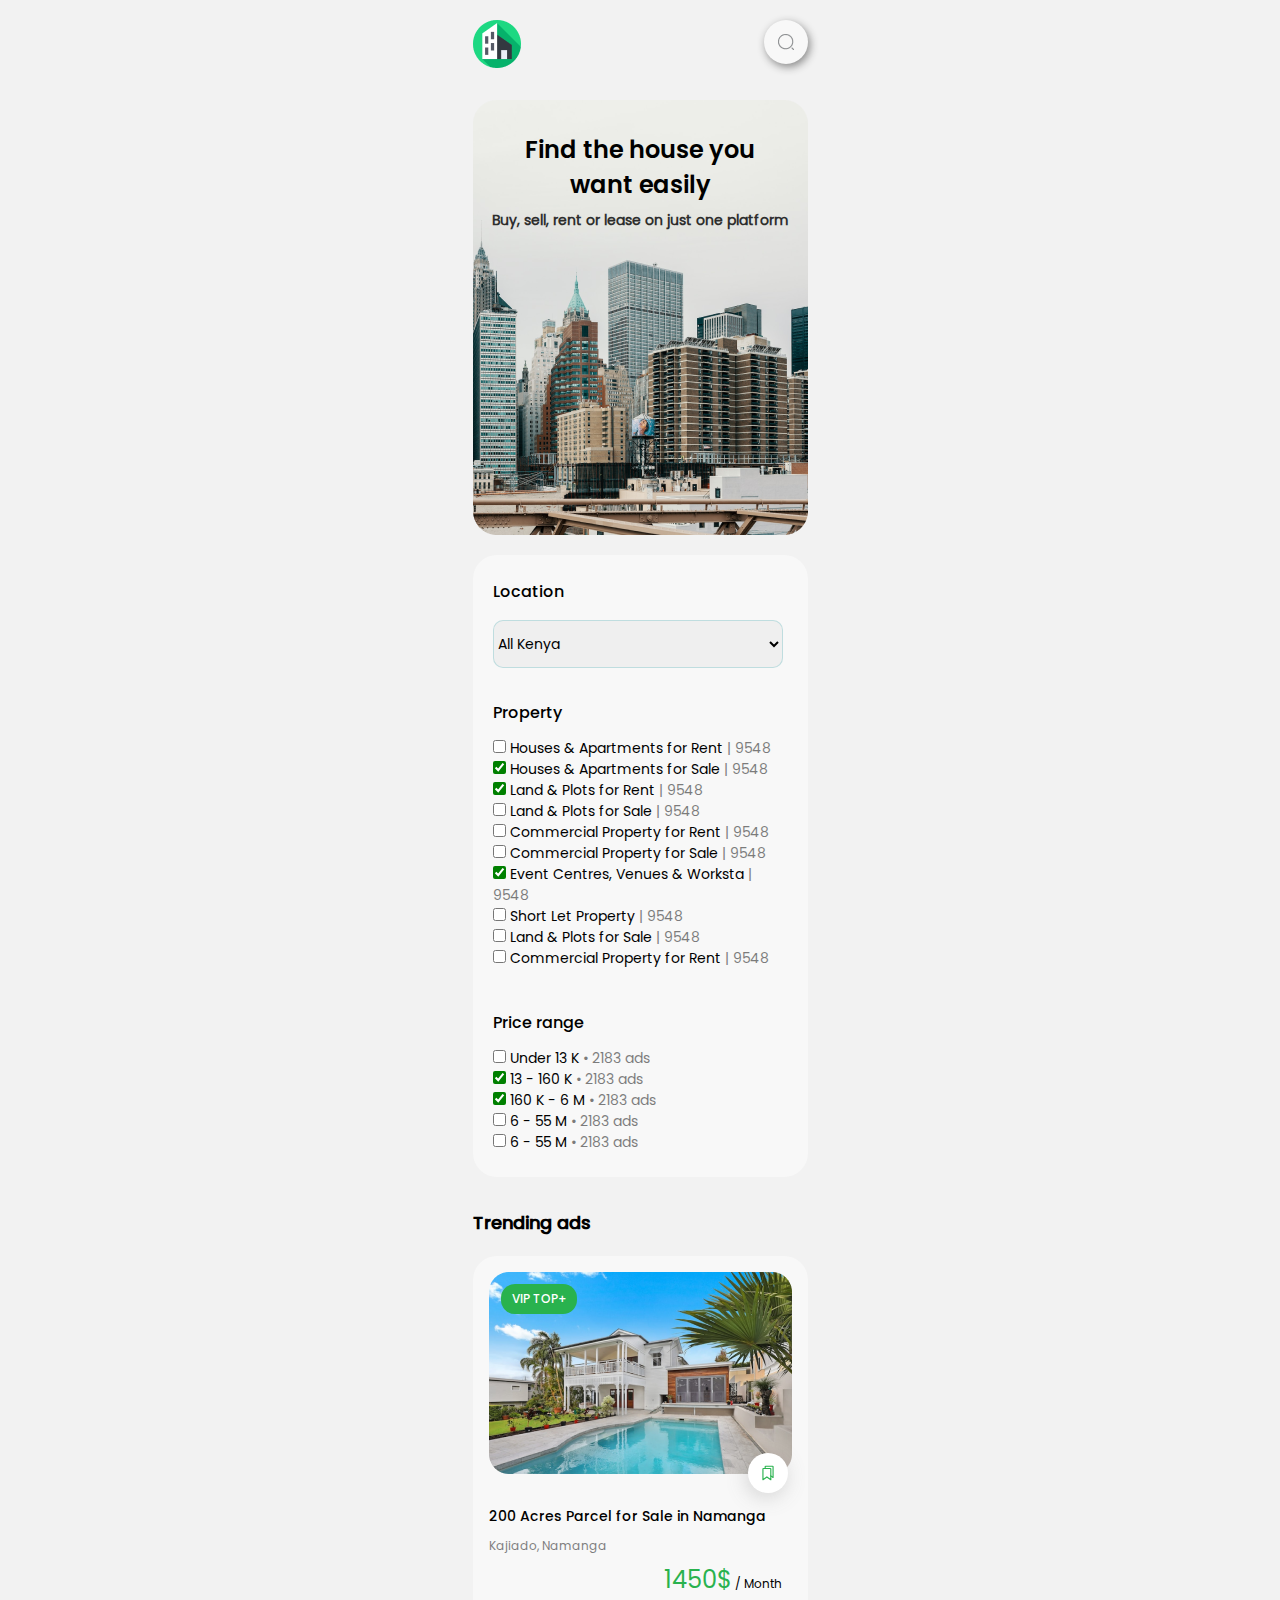
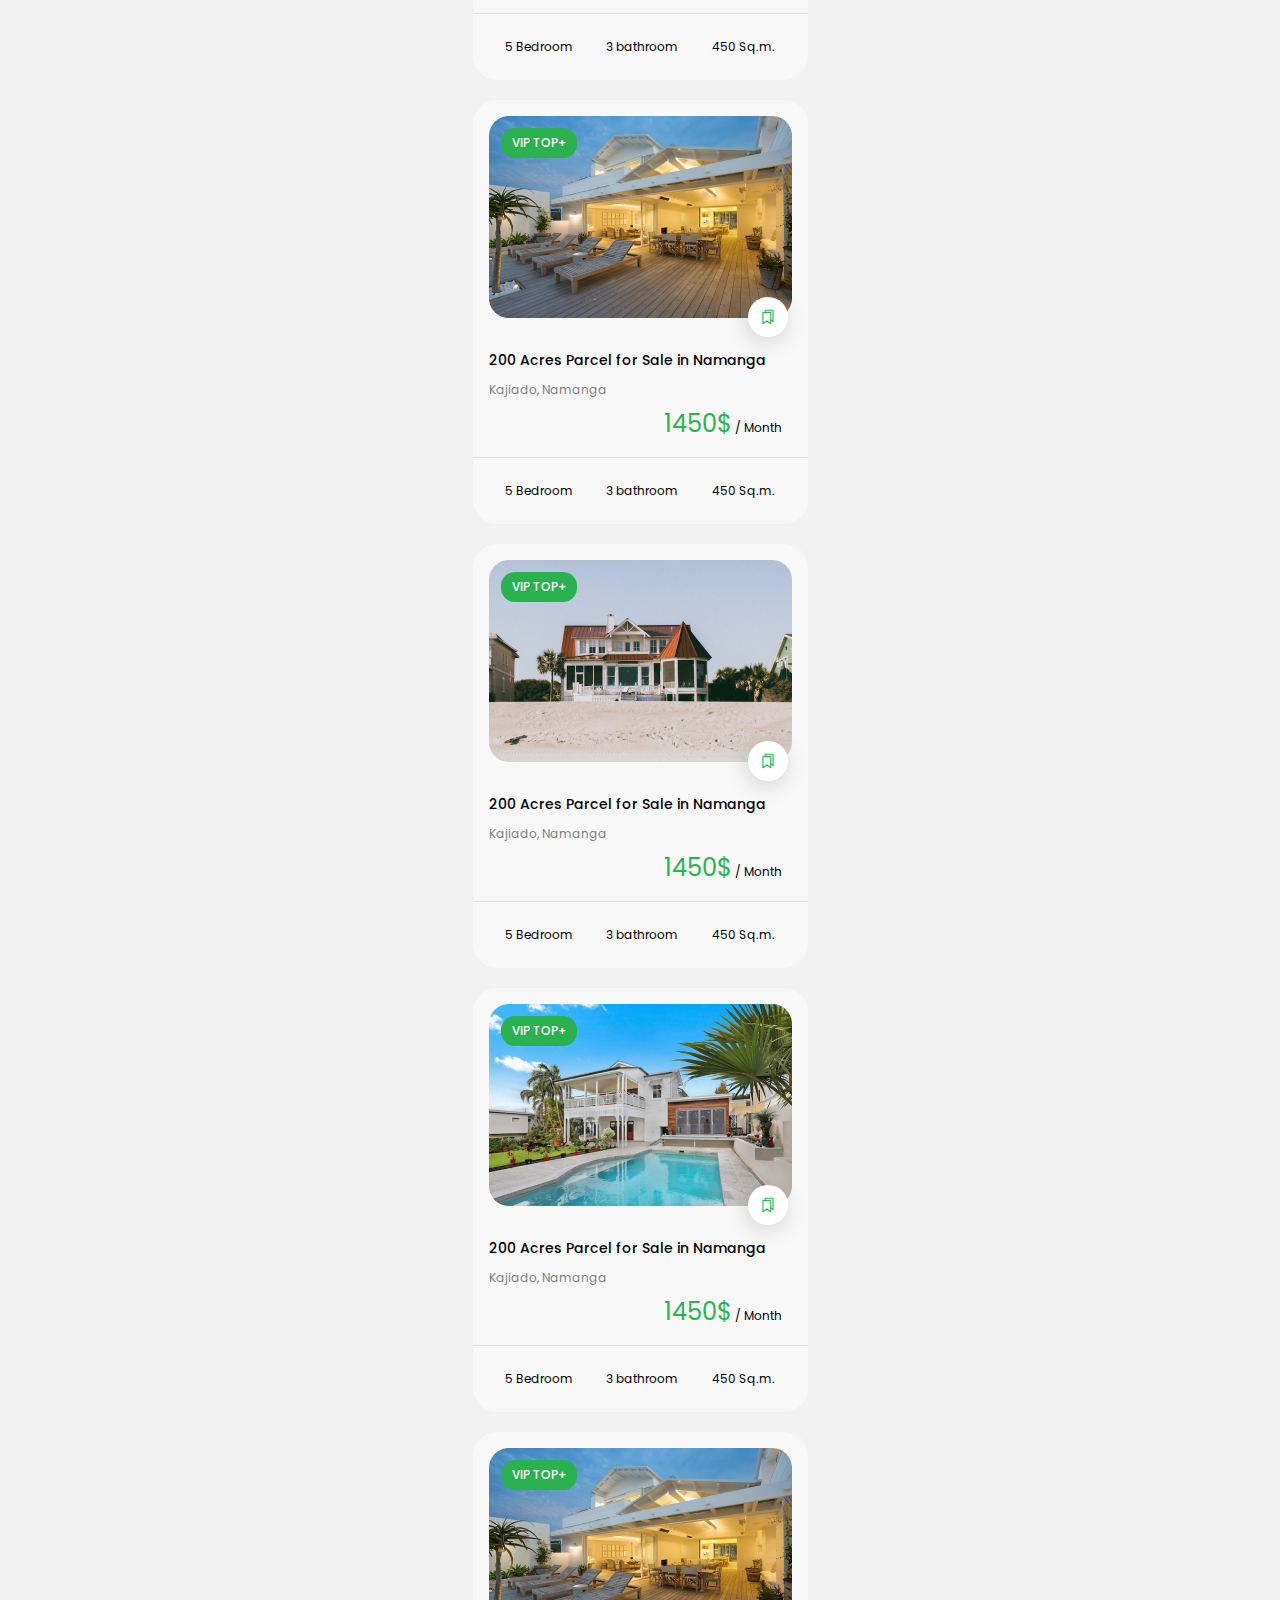
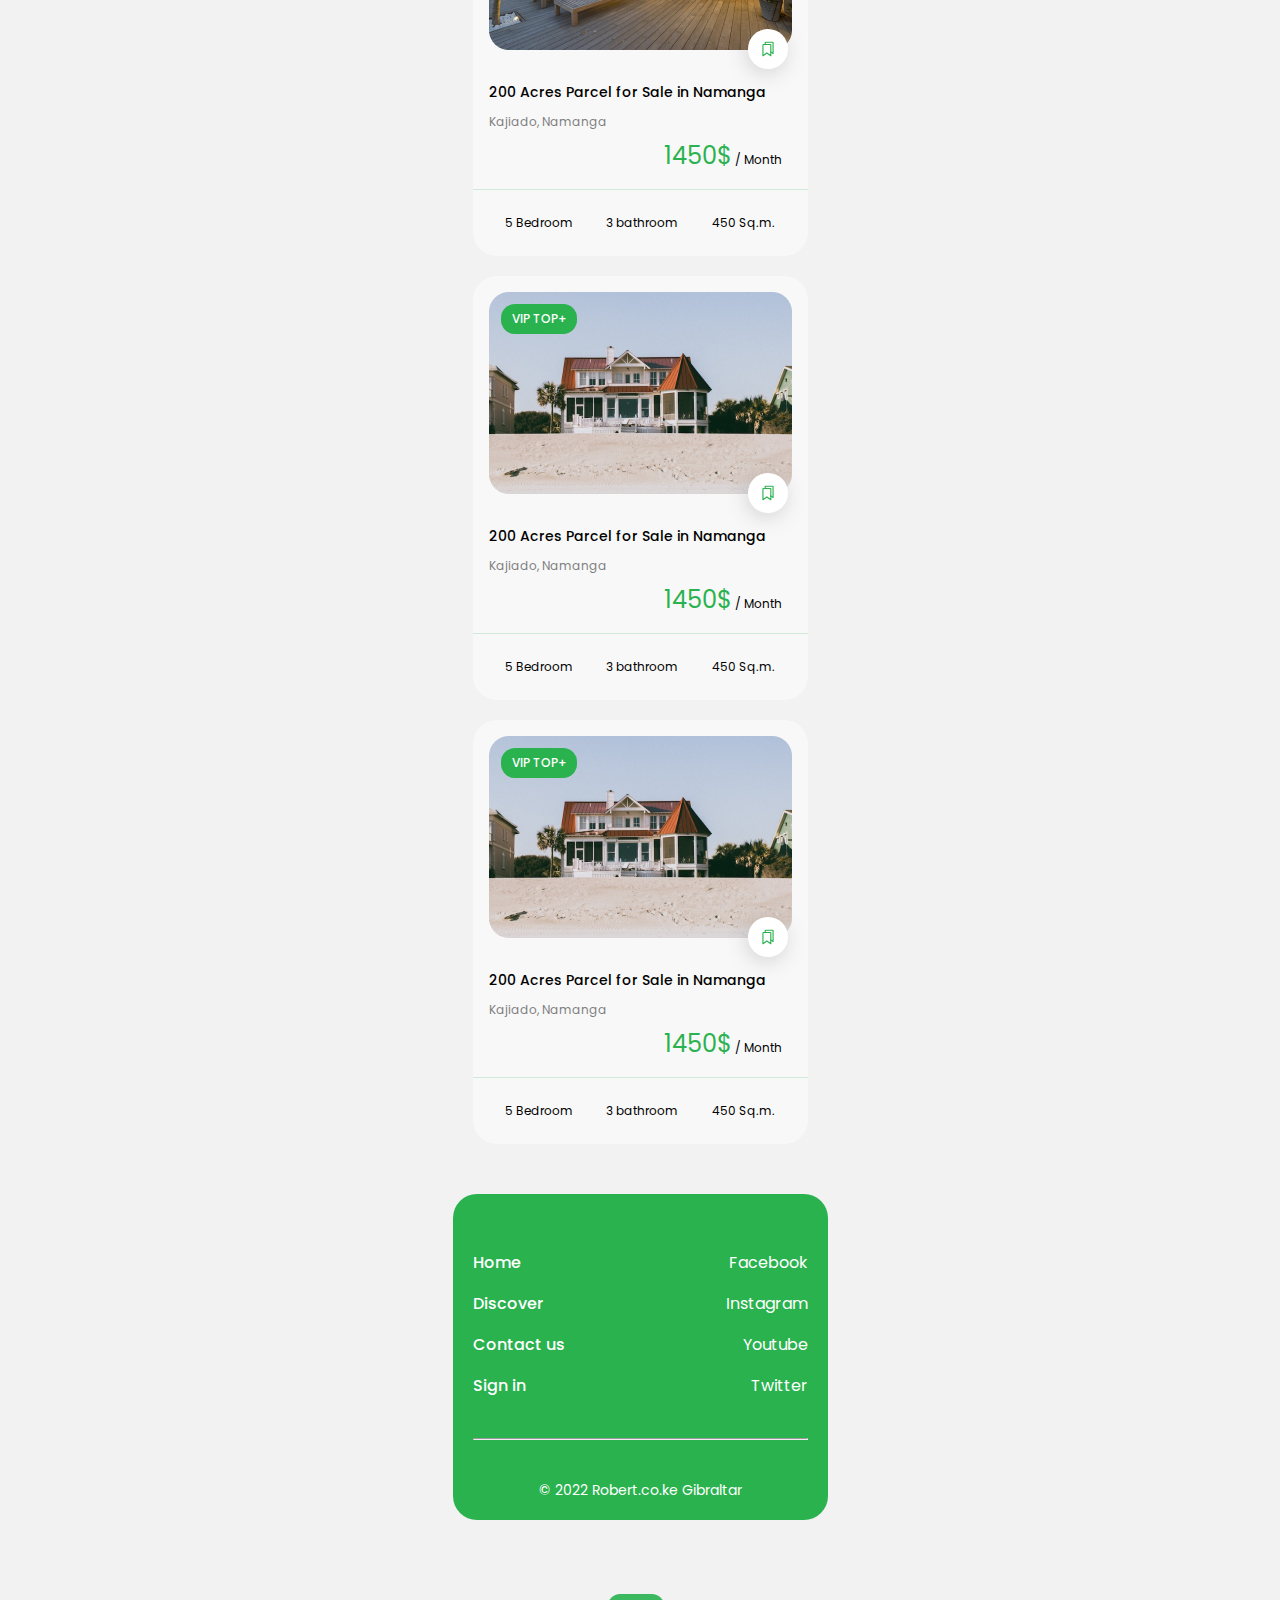
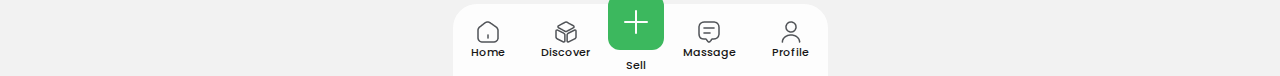
<file: index.html>
<!DOCTYPE html>
<html lang="en">
  <head>
    <meta charset="UTF-8" />
    <meta name="viewport" content="width=device-width, initial-scale=1.0" />
    <link rel="shortcut icon" href="img/task_icon.png" type="image/x-icon" />
    <link rel="stylesheet" href="css/style.css" />
    <title>Find The House</title>
  </head>
  <body>
    <!--mobile first-->
    <div class="container1">
      <div class="top">
        <div class="logo">
          <a href="#"> <img src="img/task_icon.png" alt="logo" /></a>
        </div>

        <div class="search">
          <img src="img/search-normal.png" alt="search" />
        </div>
      </div>

      <div class="main-image">
        <h1>Find the house you want easily</h1>
        <span><h2>Buy, sell, rent or lease on just one platform</h2></span>
      </div>

      <div class="check-box">
        <p class="location">Location</p>
        <label for="location"></label>
        <select id="location" name="location">
          <option value="All Kenya">All Kenya</option>
          <option value="option2">option2</option>
          <option value="option3">option3</option>
        </select>
        <!--Property-->
        <p class="property">Property</p>
        <!--1-->
        <input type="checkbox" id="property1" name="property1" />
        <label for="property1"
          >Houses & Apartments for Rent
          <span class="amount">| 9548</span></label
        ><br />
        <!--2-->
        <input type="checkbox" id="property2" name="property2" checked />
        <label for="property2"
          >Houses & Apartments for Sale
          <span class="amount">| 9548</span></label
        ><br />
        <!--3-->
        <input type="checkbox" id="property3" name="property3" checked />
        <label for="property3"
          >Land & Plots for Rent <span class="amount">| 9548</span></label
        ><br />
        <!--4-->
        <input type="checkbox" id="property4" name="property4" />
        <label for="property4"
          >Land & Plots for Sale <span class="amount">| 9548</span></label
        ><br />
        <!--5-->
        <input type="checkbox" id="property5" name="property5" />
        <label for="property5"
          >Commercial Property for Rent
          <span class="amount">| 9548</span></label
        ><br />
        <!--6-->
        <input type="checkbox" id="property6" name="property6" />
        <label for="property6"
          >Commercial Property for Sale
          <span class="amount">| 9548</span></label
        ><br />
        <!--7-->
        <input type="checkbox" id="property7" name="property7" checked />
        <label for="property7"
          >Event Centres, Venues & Worksta
          <span class="amount">| 9548</span></label
        ><br />
        <!--8-->
        <input type="checkbox" id="property8" name="property8" />
        <label for="property8"
          >Short Let Property <span class="amount">| 9548</span></label
        ><br />
        <!--9-->
        <input type="checkbox" id="property9" name="property9" />
        <label for="property9"
          >Land & Plots for Sale <span class="amount">| 9548</span></label
        ><br />
        <!--10-->
        <input type="checkbox" id="property10" name="property10" />
        <label for="property10"
          >Commercial Property for Rent
          <span class="amount">| 9548</span></label
        >
        <!--PRICE RANGE-->
        <p class="price-range">Price range</p>
        <!--1-->
        <input type="checkbox" id="price-range1" name="price-range1" />
        <label for="price-range1"
          >Under 13 K <span class="ads">• 2183 ads</span></label
        ><br />
        <!--2-->
        <input type="checkbox" id="price-range2" name="price-range2" checked />
        <label for="price-range2"
          >13 - 160 K <span class="ads">• 2183 ads</span></label
        ><br />
        <!--3-->
        <input type="checkbox" id="price-range3" name="price-range3" checked />
        <label for="price-range3"
          >160 K - 6 M <span class="ads">• 2183 ads</span></label
        ><br />
        <!--4-->
        <input type="checkbox" id="price-range4" name="price-range4" />
        <label for="price-range4"
          >6 - 55 M <span class="ads">• 2183 ads</span></label
        ><br />
        <!--5-->
        <input type="checkbox" id="price-range5" name="price-range5" />
        <label for="price-range5"
          >6 - 55 M <span class="ads">• 2183 ads</span></label
        >
      </div>

      <h3>Trending ads</h3>
      <!--card 1-->
      <a href="page2mob.html">
        <div class="house-card-1">
          <div class="img-container">
            <img class="house1-img" src="img/house1.png" alt="house1" />
            <p class="vip">VIP TOP+</p>
            <div class="mark">
              <img src="img/Frame.svg" alt="frame" />
            </div>
          </div>
          <p class="acres">200 Acres Parcel for Sale in Namanga</p>
          <p class="place">Kajiado, Namanga</p>
          <p class="price-month"><span class="price">1450$</span> / Month</p>
          <hr class="old-line"/>
          <div class="house-card-bottom-1">
            <p>5 Bedroom</p>
            <p>3 bathroom</p>
            <p>450 Sq.m.</p>
          </div>
        </div>
      </a>
      <!--card 2-->
      <a href="page2mob.html">
        <div class="house-card-1">
          <div class="img-container">
            <img class="house2-img" src="img/house2.png" alt="house2" />
            <p class="vip">VIP TOP+</p>
            <div class="mark">
              <img src="img/Frame.svg" alt="frame" />
            </div>
          </div>
          <p class="acres">200 Acres Parcel for Sale in Namanga</p>
          <p class="place">Kajiado, Namanga</p>
          <p class="price-month"><span class="price">1450$</span> / Month</p>
          <hr class="old-line"/>
          <div class="house-card-bottom-1">
            <p>5 Bedroom</p>
            <p>3 bathroom</p>
            <p>450 Sq.m.</p>
          </div>
        </div>
      </a>
      <!--card 3-->
      <a href="page2mob.html">
        <div class="house-card-1">
          <div class="img-container">
            <img class="house1-img" src="img/house3.png" alt="house3" />
            <p class="vip">VIP TOP+</p>
            <div class="mark">
              <img src="img/Frame.svg" alt="frame" />
            </div>
          </div>
          <p class="acres">200 Acres Parcel for Sale in Namanga</p>
          <p class="place">Kajiado, Namanga</p>
          <p class="price-month"><span class="price">1450$</span> / Month</p>
          <hr class="old-line"/>
          <div class="house-card-bottom-1">
            <p>5 Bedroom</p>
            <p>3 bathroom</p>
            <p>450 Sq.m.</p>
          </div>
        </div>
      </a>
      <!--card 4-->
      <a href="page2mob.html">
        <div class="house-card-1">
          <div class="img-container">
            <img class="house1-img" src="img/house1.png" alt="house1" />
            <p class="vip">VIP TOP+</p>
            <div class="mark">
              <img src="img/Frame.svg" alt="frame" />
            </div>
          </div>
          <p class="acres">200 Acres Parcel for Sale in Namanga</p>
          <p class="place">Kajiado, Namanga</p>
          <p class="price-month"><span class="price">1450$</span> / Month</p>
          <hr class="old-line"/>
          <div class="house-card-bottom-1">
            <p>5 Bedroom</p>
            <p>3 bathroom</p>
            <p>450 Sq.m.</p>
          </div>
        </div>
      </a>
      <!--card 5-->
      <a href="page2mob.html">
        <div class="house-card-1">
          <div class="img-container">
            <img class="house1-img" src="img/house2.png" alt="house2" />
            <p class="vip">VIP TOP+</p>
            <div class="mark">
              <img src="img/Frame.svg" alt="frame" />
            </div>
          </div>
          <p class="acres">200 Acres Parcel for Sale in Namanga</p>
          <p class="place">Kajiado, Namanga</p>
          <p class="price-month"><span class="price">1450$</span> / Month</p>
          <hr class="old-line"/>
          <div class="house-card-bottom-1">
            <p>5 Bedroom</p>
            <p>3 bathroom</p>
            <p>450 Sq.m.</p>
          </div>
        </div>
      </a>
      <!--card 6-->
      <a href="page2mob.html">
        <div class="house-card-1">
          <div class="img-container">
            <img class="house1-img" src="img/house3.png" alt="house3" />
            <p class="vip">VIP TOP+</p>
            <div class="mark">
              <img src="img/Frame.svg" alt="frame" />
            </div>
          </div>
          <p class="acres">200 Acres Parcel for Sale in Namanga</p>
          <p class="place">Kajiado, Namanga</p>
          <p class="price-month"><span class="price">1450$</span> / Month</p>
          <hr class="old-line"/>
          <div class="house-card-bottom-1">
            <p>5 Bedroom</p>
            <p>3 bathroom</p>
            <p>450 Sq.m.</p>
          </div>
        </div>
      </a>
      <!--card 7-->
      <a href="page2mob.html">
        <div class="house-card-1">
          <div class="img-container">
            <img class="house1-img" src="img/house3.png" alt="house3" />
            <p class="vip">VIP TOP+</p>
            <div class="mark">
              <img src="img/Frame.svg" alt="frame" />
            </div>
          </div>
          <p class="acres">200 Acres Parcel for Sale in Namanga</p>
          <p class="place">Kajiado, Namanga</p>
          <p class="price-month"><span class="price">1450$</span> / Month</p>
          <hr class="old-line"/>
          <div class="house-card-bottom-1">
            <p>5 Bedroom</p>
            <p>3 bathroom</p>
            <p>450 Sq.m.</p>
          </div>
        </div>
      </a>

      <div class="contact">
        <div class="first">
          <p class="left-side">Home</p>
          <p class="right-side">Facebook</p>
        </div>

        <div class="second">
          <p class="left-side">Discover</p>
          <p class="right-side">Instagram</p>
        </div>

        <div class="third">
          <p class="left-side">Contact us</p>
          <p class="right-side">Youtube</p>
        </div>

        <div class="fourth">
          <p class="left-side">Sign in</p>
          <p class="right-side">Twitter</p>
        </div>
        <hr class="contact-hr" />
        <p class="copyright">© 2022 Robert.co.ke Gibraltar</p>
      </div>

      <footer>
        <div class="button1">
          <img src="img/home-2.png" alt="home2" />
          <p>Home</p>
        </div>

        <div class="button2">
          <img src="img/3dcube.png" alt="3dcube" />
          <p>Discover</p>
        </div>

        <div class="button3">
          <div class="plus-frame">
            <img src="img/Frame2.svg" alt="plus-frame" />
          </div>
          <br />
          <br />
          <br />
          <p>Sell</p>
        </div>

        <div class="button4">
          <img src="img/message-text.png" alt="massage" />
          <p>Massage</p>
        </div>

        <div class="button5">
          <img src="img/user.png" alt="user" />
          <p>Profile</p>
        </div>
      </footer>
    </div>
  </body>
</html>
</file>
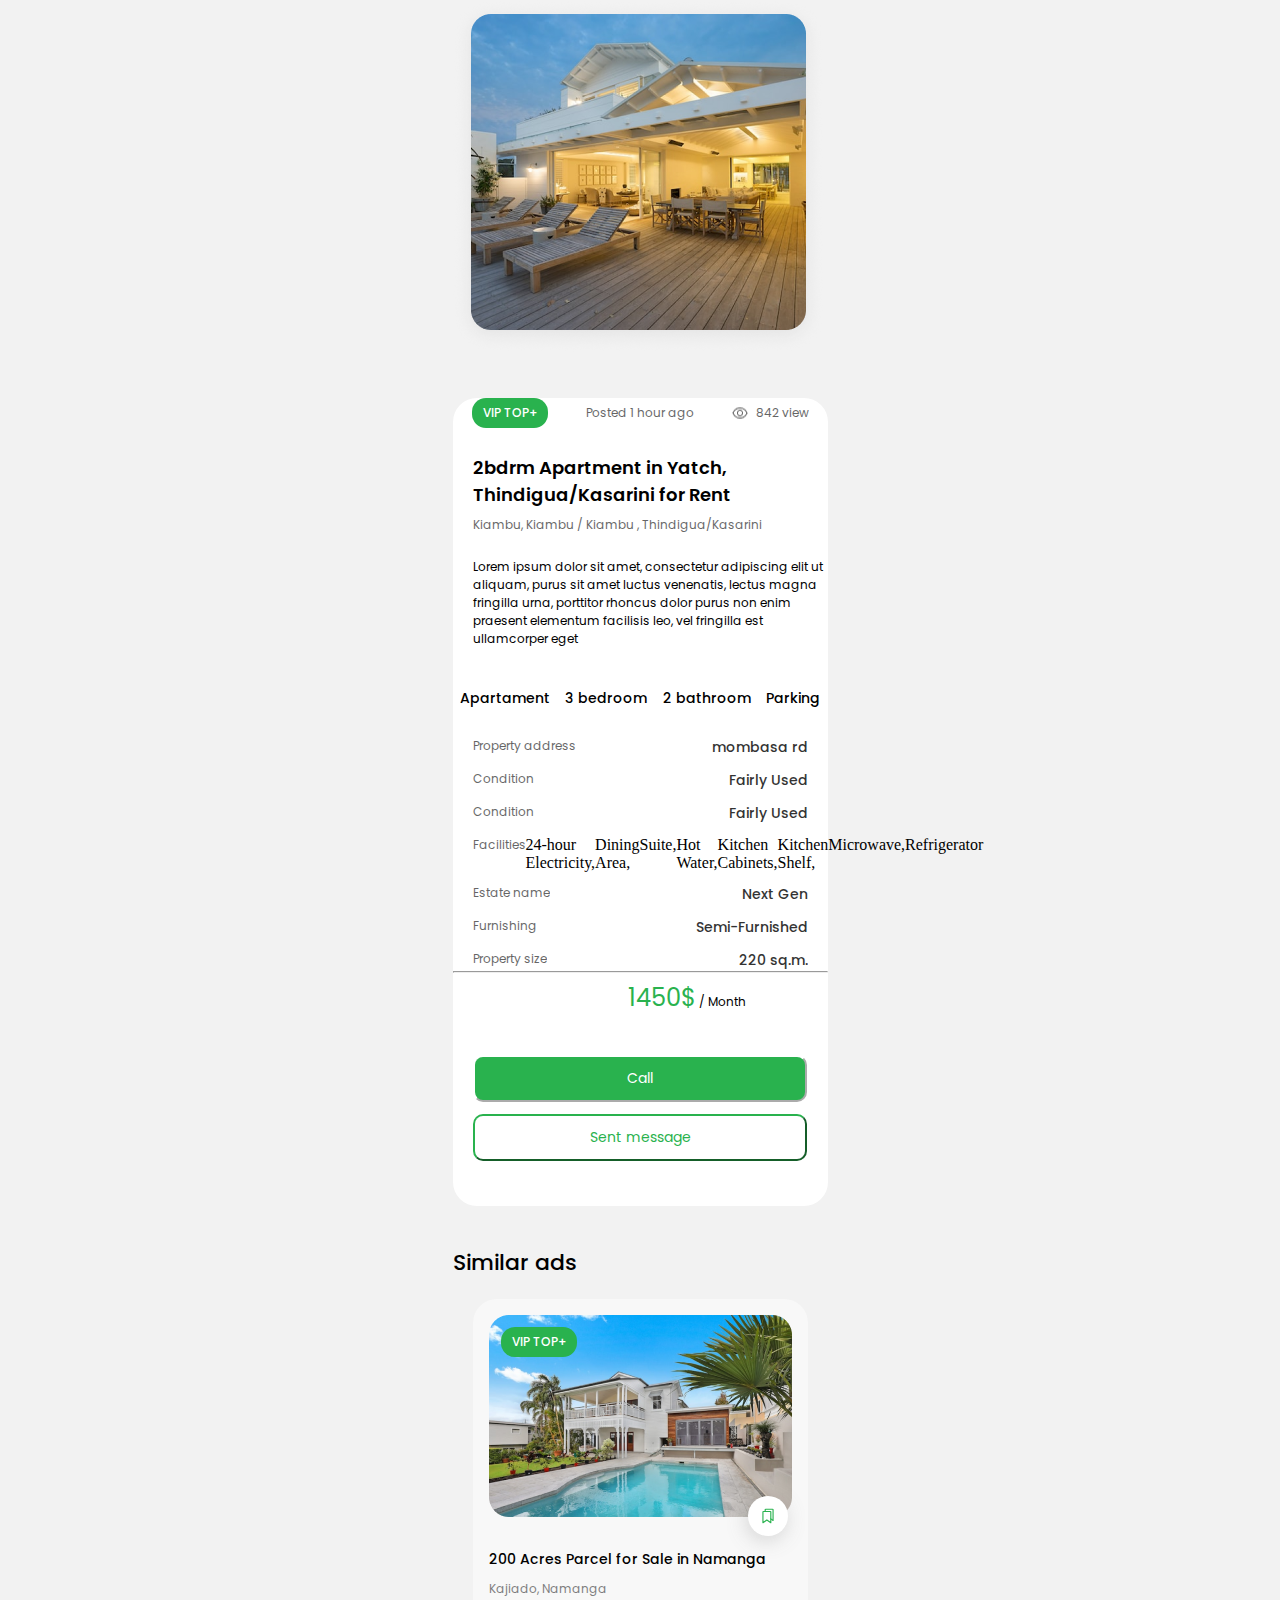
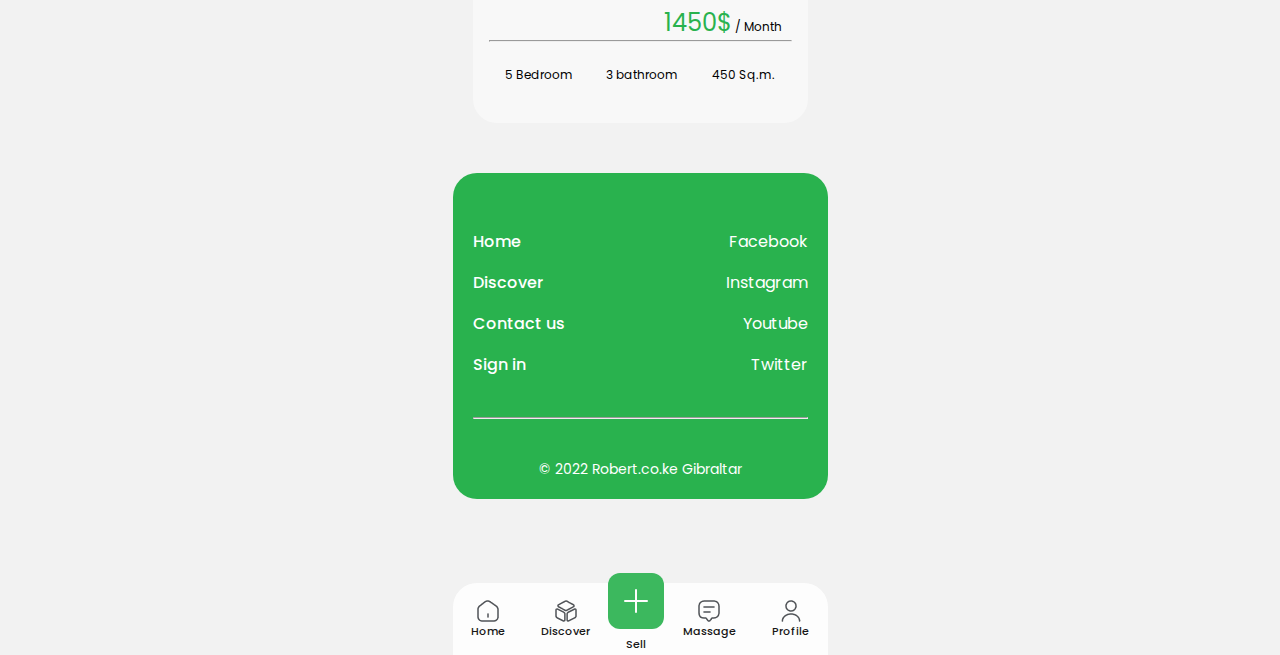
<file: page2mob.html>
<!DOCTYPE html>
<html lang="en">
  <head>
    <meta charset="UTF-8" />
    <meta name="viewport" content="width=device-width, initial-scale=1.0" />
    <link rel="shortcut icon" href="img/task_icon.png" type="image/x-icon" />
    <link rel="stylesheet" href="css/style.css" />
    <title>Find The House</title>
  </head>
  <body>
    <div class="container2">
      <!-- <a href="index.html"><p class="go-back">Go Back</p></a> -->
      <img src="img/page-2-img.png" alt="house2" />

      <div class="info">
        <div class="top2">
          <p class="vip2">VIP TOP+</p>
          <p class="posted">Posted 1 hour ago</p>
          <div class="view">
          <img src="img/eye.png" alt="eye">
          <p class="posted">842 view</p>
        </div>
        </div>
        <p class="text-top">
          2bdrm Apartment in Yatch, Thindigua/Kasarini for Rent
        </p>
        <p class="text-middle">Kiambu, Kiambu / Kiambu , Thindigua/Kasarini</p>
        <p class="text-bottom">
          Lorem ipsum dolor sit amet, consectetur adipiscing elit ut aliquam,
          purus sit amet luctus venenatis, lectus magna fringilla urna,
          porttitor rhoncus dolor purus non enim praesent elementum facilisis
          leo, vel fringilla est ullamcorper eget
        </p>
        
        <div class="list">
          <p>Apartament</p>
          <p>3 bedroom</p>
          <p>2 bathroom</p>
          <p>Parking</p>
        </div>
        <div class="info-detail">
          <div class="line1">
            <p class="one">Property address</p>
            <p class="two">mombasa rd</p>
          </div>
          <div class="line2">
            <p class="one">Condition</p>
            <p class="two">Fairly Used</p>
          </div>
          <div class="line3">
            <p class="one">Condition</p>
            <p class="two">Fairly Used</p>
          </div>
          <div class="line4">
            <p class="one">Facilities</p>
            <p class="two1">
              <p>24-hour Electricity,</p>
              <p>Dining Area,</p>
              <p> Suite,</p>
              <p> Hot Water,</p>
              <p>Kitchen Cabinets,</p> 
              <p>Kitchen Shelf,</p>
              <p>Microwave,</p>
              <p>Refrigerator</p>
            </p>
          </div>
          <div class="line5">
            <p class="one">Estate name</p>
            <p class="two">Next Gen</p>
          </div>
          <div class="line6">
            <p class="one">Furnishing</p>
            <p class="two">Semi-Furnished</p>
          </div>
          <div class="line7">
            <p class="one">Property size</p>
            <p class="two">220 sq.m.</p>
          </div>
          <hr/>
          <p class="price-month"><span class="price">1450$</span> / Month</p>
          <div class="buttons">
          <button class="call-but">Call</button>
          <button class="send-but">Sent message</button>
        </div>
        </div>
      </div>
      <p class="similar-ads">Similar ads</p>
      <div class="house-card-1b">
        <div class="img-container">
          <img class="house1-img" src="img/house1.png" alt="house1" />
          <p class="vip">VIP TOP+</p>
          <div class="mark">
            <img src="img/Frame.svg" alt="frame" />
          </div>
        </div>
        <p class="acres">200 Acres Parcel for Sale in Namanga</p>
        <p class="place">Kajiado, Namanga</p>
        <p class="price-month"><span class="price">1450$</span> / Month</p>
        <hr />
        <div class="house-card-bottom-1">
          <p>5 Bedroom</p>
          <p>3 bathroom</p>
          <p>450 Sq.m.</p>
        </div>
      </div>

      <div class="contact2">
        <div class="first">
          <p class="left-side">Home</p>
          <p class="right-side">Facebook</p>
        </div>

        <div class="second">
          <p class="left-side">Discover</p>
          <p class="right-side">Instagram</p>
        </div>

        <div class="third">
          <p class="left-side">Contact us</p>
          <p class="right-side">Youtube</p>
        </div>

        <div class="fourth">
          <p class="left-side">Sign in</p>
          <p class="right-side">Twitter</p>
        </div>
        <hr class="contact-hr" />
        <p class="copyright">© 2022 Robert.co.ke Gibraltar</p>
      </div>

      <footer class="footer2">
        <div class="button1">
          <img src="img/home-2.png" alt="home2" />
          <p>Home</p>
        </div>

        <div class="button2">
          <img src="img/3dcube.png" alt="3dcube" />
          <p>Discover</p>
        </div>

        <div class="button3">
          <div class="plus-frame">
            <img src="img/Frame2.svg" alt="plus-frame" />
          </div>
          <br />
          <br />
          <br />
          <p>Sell</p>
        </div>

        <div class="button4">
          <img src="img/message-text.png" alt="massage" />
          <p>Massage</p>
        </div>

        <div class="button5">
          <img src="img/user.png" alt="user" />
          <p>Profile</p>
        </div>
      </footer>
    </div>
  </body>
</html>
</file>
<file: css/style.css>
@font-face {
  font-family: poppins400;
  src: url(../fonts/Poppins-Regular.ttf);
}

@font-face {
  font-family: poppins500;
  src: url(../fonts/Poppins-Medium.ttf);
}

@font-face {
  font-family: poppins600;
  src: url(../fonts/Poppins-SemiBold.ttf);
}

* {
  margin: 0;
  padding: 0;
  box-sizing: border-box;
  /* border: 1px solid red; */
}

body {
  /* display: flex;
  justify-content: center;
  flex-direction: column;
  justify-content: flex-start;
  align-items: center;
  height: 100vh; */
  background-color: #f2f2f2;
  display: flex;
  justify-content: center;
}

.container1 {
  width: 375px;
  padding: 20px 20px 0px 20px;
}

.top {
  display: flex;
  justify-content: space-between;
}
.search {
  width: 44px;
  height: 44px;
  background-color: #f8f8f8;
  border-radius: 24px;
  display: flex;
  justify-content: center;
  align-items: center;
  padding: 10px;
  box-shadow: 2px 3px 8px #888888;
}

.main-image {
  width: 335px;
  height: 435px;
  margin-top: 28px;
  background-image: url(../img/Rectangle400.png);
  padding: 32px 47px;
}

h1 {
  font-size: 24px;
  font-family: poppins600;
  text-align: center;
}

h2 {
  font-size: 14px;
  font-family: poppins400;
  margin: 8px -34px 0px -28px;
  opacity: 80%;
}

#location {
  width: 290px;
  height: 48px;
  border-radius: 10px;
  font-size: 14px;
  font-family: poppins400;
  margin-top: 16px;
  border-color: #0d9ca436;
}

.check-box {
  background-color: #f8f8f8;
  border-radius: 24px;
  margin-top: 20px;
  padding: 24px 20px;
}

label {
  font-size: 14px;
  font-family: poppins400;
}

#property1,
#property2,
#property3,
#property4,
#property5,
#property6,
#property7,
#property8,
#property9,
#property10,
#price-range1,
#price-range2,
#price-range3,
#price-range4,
#price-range5 {
  accent-color: green;
  background-color: #ffffff;
}

.amount,
.ads {
  font-size: 14px;
  font-family: poppins400;
  opacity: 50%;
}

h3 {
  font-size: 18px;
  font-family: poppins500;
  margin-top: 32px;
}

.location,
.property,
.price-range {
  font-size: 16px;
  font-family: poppins500;
}

.property {
  margin-top: 32px;
  margin-bottom: 13px;
}

.price-range {
  margin-top: 41px;
  margin-bottom: 13px;
}

a {
  text-decoration: none;
  color: black;
}

.house-card-1 {
  background-color: #f8f8f8;
  border-radius: 24px;
  width: 335px;
  height: 424px;
  padding: 16px;
  margin-top: 20px;
}

.img-container {
  position: relative;
}

.vip {
  position: absolute;
  top: 12px;
  left: 12px;
  width: 76px;
  height: 30px;
  background-color: #29b24e;
  color: #ffffff;
  font-size: 12px;
  font-family: poppins500;
  border-radius: 14px;
  display: flex;
  justify-content: center;
  align-items: center;
}

.mark {
  position: absolute;
  bottom: -15px;
  right: 4px;
  width: 40px;
  height: 40px;
  background-color: #ffffff;
  border-radius: 24px;
  display: flex;
  justify-content: center;
  align-items: center;
  padding: 11px;
  box-shadow: -2px 4px 20px #6d6d6d40;
}

.acres {
  margin-top: 28px;
  font-size: 14px;
  font-family: poppins500;
}

.place {
  margin-top: 10px;
  font-size: 12px;
  font-family: poppins400;
  opacity: 50%;
}

.price-month {
  margin: 7px 4px 0px 175px;
  font-size: 12px;
  font-family: poppins400;
}

.price {
  font-size: 24px;
  color: #29b24e;
}

.old-line {
  width: 335px;
  border: 0;
  background-color: #cfead6;
  margin-top: 16px;
  margin-left: -16px;
  height: 1px;
}

.house-card-bottom-1 {
  display: flex;
  justify-content: space-around;
  margin-top: 24px;
  font-size: 12px;
  font-family: poppins400;
}

.contact {
  background-color: #29b24e;
  width: 375px;
  height: 326px;
  border-radius: 24px;
  color: #ffffff;
  padding: 40px 20px;
  margin-top: 50px;
  margin-left: -20px;
}

.first,
.second,
.third,
.fourth {
  display: flex;
  justify-content: space-between;
  margin-top: 16px;
}

.left-side {
  font-size: 16px;
  font-family: poppins500;
}

.right-side {
  font-size: 16px;
  font-family: poppins400;
}

.contact-hr {
  margin-top: 40px;
  background-color: #d0d0d0;
  margin-left: 0px;
}

.copyright {
  margin-top: 40px;
  text-align: center;
  font-size: 14px;
  font-family: poppins400;
}

footer {
  position: relative;
  background-color: #ffffff;
  margin-top: 84px;
  margin-left: -20px;
  display: flex;
  justify-content: space-around;
  width: 375px;
  height: 72px;
  font-size: 11px;
  font-family: poppins500;
  opacity: 90%;
  border-radius: 24px 24px 0 0;
}

.button1,
.button2,
.button3,
.button4,
.button5 {
  display: flex;
  flex-direction: column;
  justify-content: center;
  align-items: center;
}

.button3 {
  display: flex;
  flex-direction: column;
}

.plus-frame {
  position: absolute;
  top: -10px;
  background-color: #29b24e;
  width: 56px;
  height: 56px;
  border-radius: 12px;
  display: flex;
  justify-content: center;
  align-items: center;
}

/* page2mob */

.container2 {
  /* position: relative; */
  width: 375px;
  /* padding: 20px 20px 0px 20px; */
  /* border: 1px solid red; */
}

/* .go-back {
  position: absolute;
  right: 5px;
  width: 50px;
  height: 50px;
  background-color: #29b24e;
  border-radius: 50%;
  border: 3px solid black;
  display: flex;
  justify-content: center;
  align-items: center;
  font-size: 10px;
  font-family: poppins600;
} */

.info {
  margin-top: 42px;
  background-color: #ffffff;
  border-radius: 24px;
}

.top2 {
  display: flex;
  justify-content: space-around;
  align-items: center;
}

.view {
  display: flex;
  gap: 8px;
}

.posted {
  font-size: 12px;
  font-family: poppins400;
  opacity: 60%;
}

.vip2 {
  width: 76px;
  height: 30px;
  background-color: #29b24e;
  color: #ffffff;
  font-size: 12px;
  font-family: poppins500;
  border-radius: 14px;
  display: flex;
  justify-content: center;
  align-items: center;
}

.text-top {
  font-size: 18px;
  color: #000000;
  font-family: poppins600;
  margin-top: 26px;
  margin-left: 20px;
}

.text-middle {
  font-size: 12px;
  font-family: poppins400;
  opacity: 60%;
  margin-top: 8px;
  margin-left: 20px;
}

.text-bottom {
  font-size: 12px;
  font-family: poppins400;
  margin-top: 24px;
  margin-left: 20px;
}

.list {
  display: flex;
  justify-content: space-around;
  font-size: 14px;
  font-family: poppins500;
  /* border: 1px solid red; */
  margin-top: 24px;
  padding: 16px 0px 16px 0px;
}


.line1,
.line2,
.line3,
.line4,
.line5,
.line6,
.line7 {
  display: flex;
  justify-content: space-between;
  padding: 12px 20px 0px 20px;
}

.one {
  font-size: 12px;
  font-family: poppins400;
  opacity: 60%;
}

.two {
  font-size: 14px;
  font-family: poppins500;
  opacity: 80%;
}

.two1 {
  font-size: 14px;
  font-family: poppins500;
  opacity: 80%;
  display: flex;
  justify-content: center;
  flex-direction: column;
}

.buttons {
  display: flex;
  justify-content: center;
  align-items: center;
  flex-direction: column;
  gap: 12px;
}

.call-but {
  width: 334px;
  height: 47px;
  background-color: #29b24e;
  color: #ffffff;
  font-size: 14px;
  font-family: poppins400;
  border-radius: 10px;
  border-color: #ffffff;
  margin-top: 40px;
}

.send-but {
  width: 334px;
  height: 47px;
  background-color: #ffffff;
  color: #29b24e;
  font-size: 14px;
  font-family: poppins400;
  border-radius: 10px;
  border-color: #29b24e;
  margin-bottom: 45px;
}

.similar-ads {
  font-size: 22px;
  font-family: poppins500;
  margin-top: 40px;
}

.house-card-1b {
  background-color: #f8f8f8;
  border-radius: 24px;
  width: 335px;
  height: 424px;
  padding: 16px;
  margin-top: 20px;
  margin-left: 20px;
}


.contact2 {
  background-color: #29b24e;
  width: 375px;
  height: 326px;
  border-radius: 24px;
  color: #ffffff;
  padding: 40px 20px;
  margin-top: 50px;
}

.footer2 {
  position: relative;
  background-color: #ffffff;
  margin-top: 84px;
  margin-left: 0px;
  display: flex;
  justify-content: space-around;
  width: 375px;
  height: 72px;
  font-size: 11px;
  font-family: poppins500;
  opacity: 90%;
  border-radius: 24px 24px 0 0;
}
</file>
